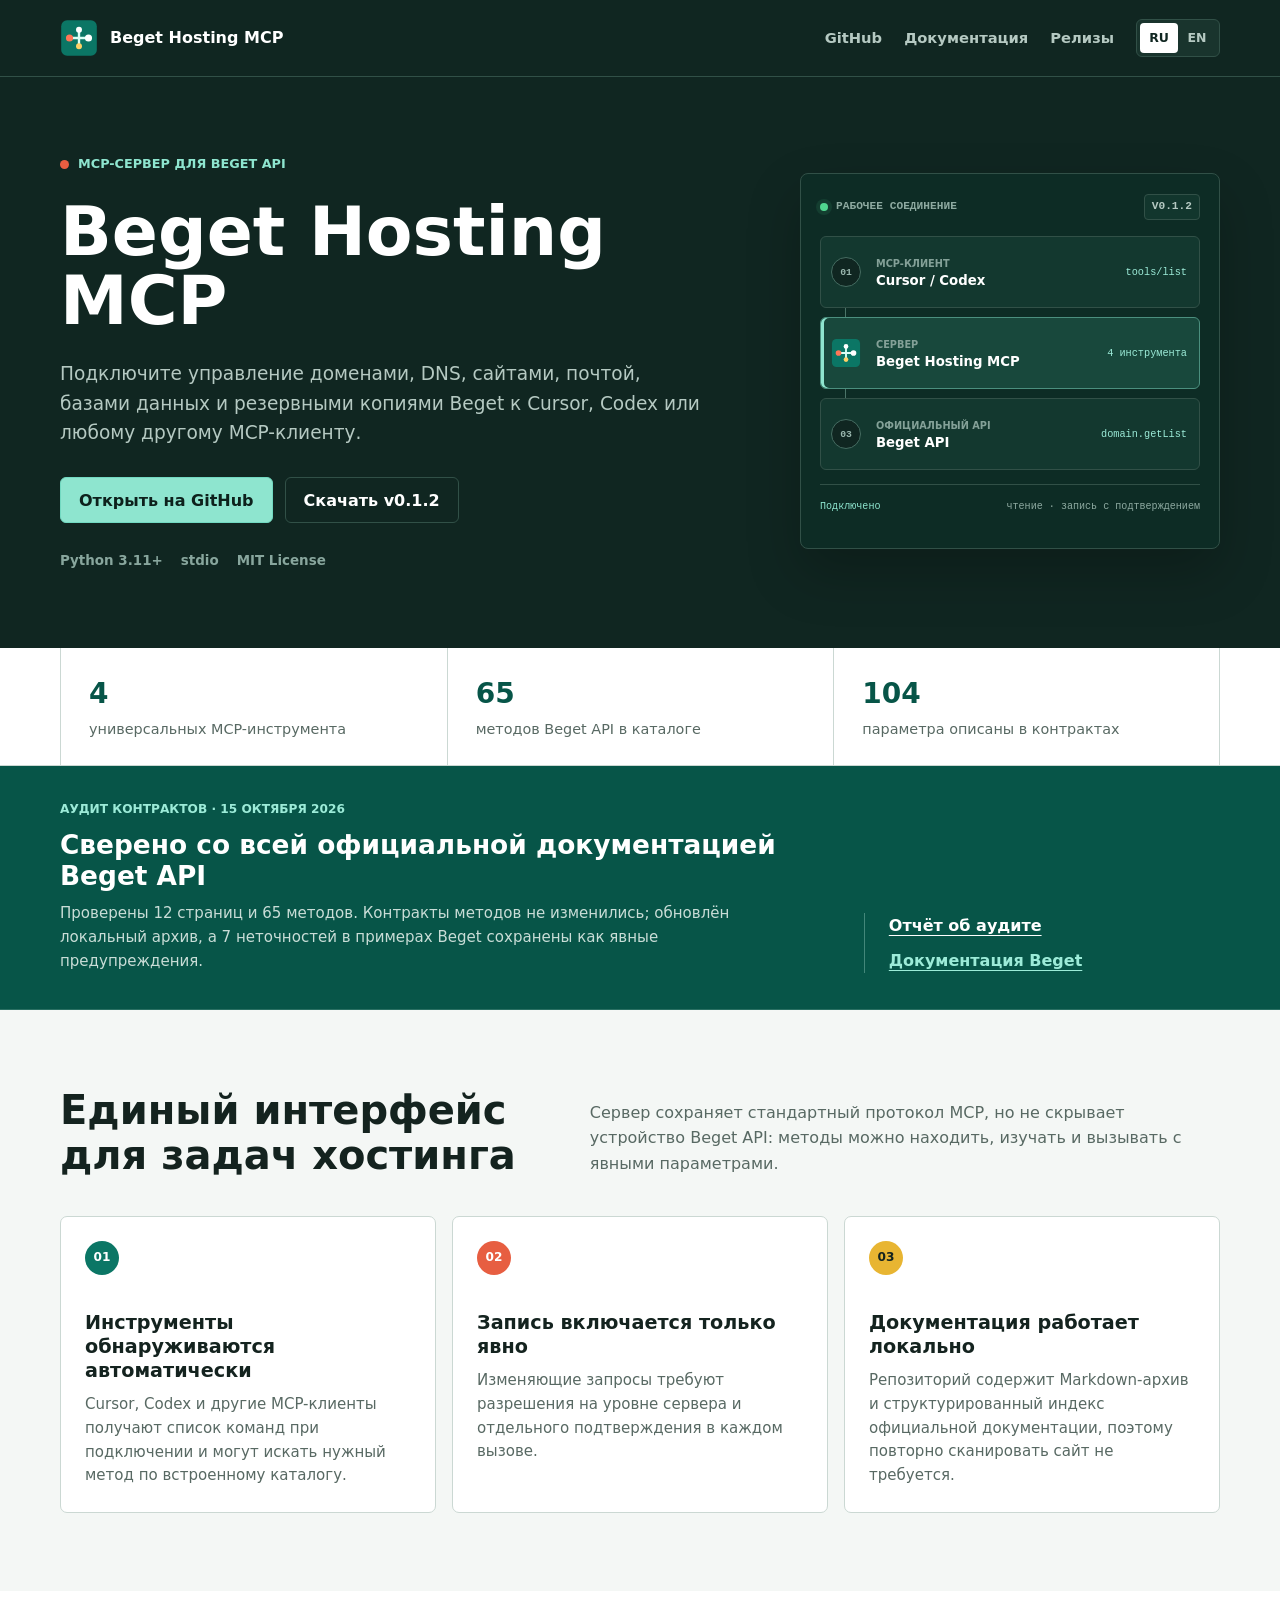
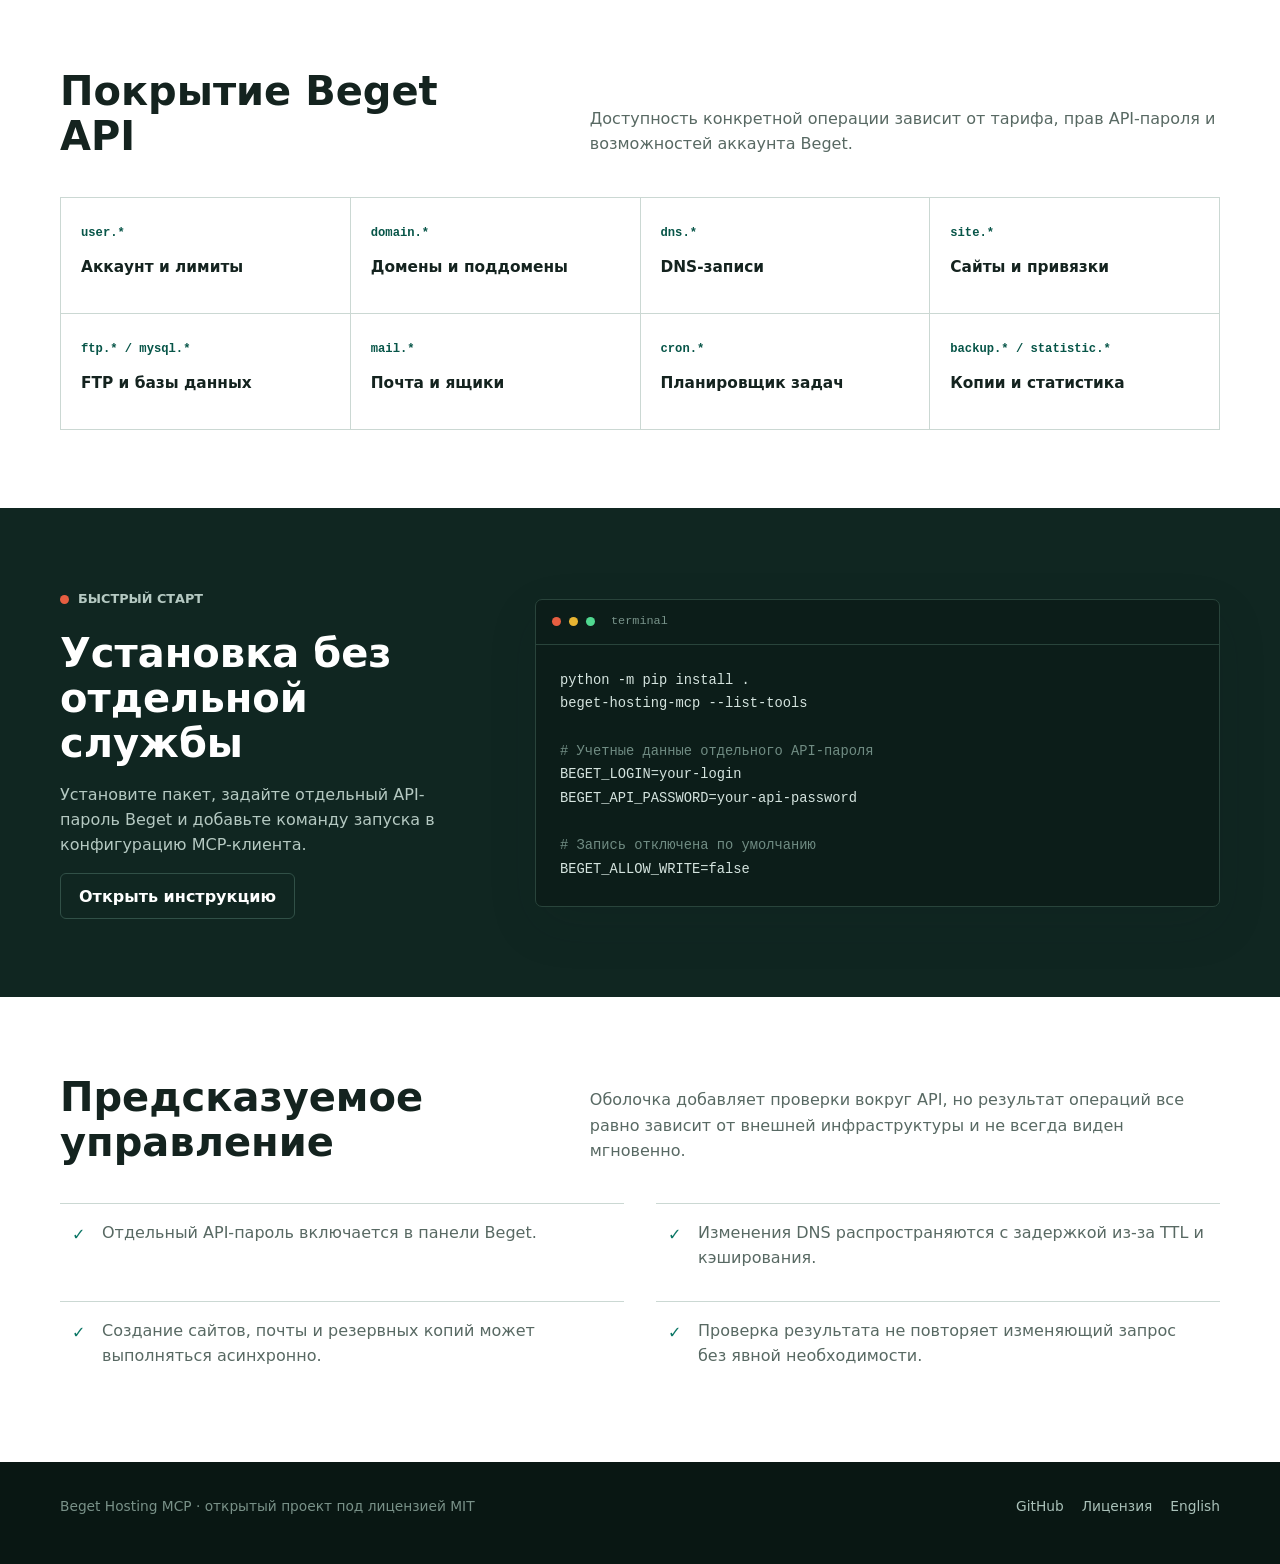
<file: docs/index.html>
<!doctype html>
<html lang="ru">
  <head>
    <meta charset="utf-8">
    <meta name="viewport" content="width=device-width, initial-scale=1">
    <title>Beget Hosting MCP — управление API, DNS и доменами Beget</title>
    <meta name="description" content="Открытый MCP-сервер для Beget API: домены, DNS, сайты, почта, MySQL, FTP, cron, резервные копии и данные аккаунта из Cursor, Codex и других MCP-клиентов.">
    <meta name="keywords" content="Beget MCP, Beget API, MCP сервер, Model Context Protocol, управление DNS, управление доменами, автоматизация хостинга, Cursor MCP, Codex MCP">
    <meta name="robots" content="index, follow, max-image-preview:large">
    <meta name="theme-color" content="#102621">
    <link rel="canonical" href="https://belyaevad.github.io/beget-hosting-mcp/">
    <link rel="alternate" hreflang="ru" href="https://belyaevad.github.io/beget-hosting-mcp/">
    <link rel="alternate" hreflang="en" href="https://belyaevad.github.io/beget-hosting-mcp/en/">
    <link rel="alternate" hreflang="x-default" href="https://belyaevad.github.io/beget-hosting-mcp/">
    <link rel="sitemap" type="application/xml" href="https://belyaevad.github.io/beget-hosting-mcp/sitemap.xml">
    <link rel="icon" type="image/svg+xml" href="assets/brand-mark.svg">
    <link rel="stylesheet" href="assets/site.css?v=20261015-hero">

    <meta property="og:type" content="website">
    <meta property="og:locale" content="ru_RU">
    <meta property="og:locale:alternate" content="en_US">
    <meta property="og:title" content="Beget Hosting MCP">
    <meta property="og:description" content="Управление доменами, DNS и другими возможностями Beget API через стандартный протокол MCP.">
    <meta property="og:url" content="https://belyaevad.github.io/beget-hosting-mcp/">
    <meta property="og:site_name" content="Beget Hosting MCP">
    <meta property="og:image" content="https://belyaevad.github.io/beget-hosting-mcp/assets/og-card.png">
    <meta property="og:image:width" content="1200">
    <meta property="og:image:height" content="630">
    <meta property="og:image:alt" content="Beget Hosting MCP — сервер для автоматизации Beget API">
    <meta name="twitter:card" content="summary_large_image">
    <meta name="twitter:title" content="Beget Hosting MCP">
    <meta name="twitter:description" content="Открытый MCP-сервер для управления Beget API.">
    <meta name="twitter:image" content="https://belyaevad.github.io/beget-hosting-mcp/assets/og-card.png">

    <script type="application/ld+json">
      {
        "@context": "https://schema.org",
        "@type": "SoftwareSourceCode",
        "name": "Beget Hosting MCP",
        "description": "Открытый MCP-сервер для управления официальным API хостинга Beget.",
        "codeRepository": "https://github.com/BelyaevAD/beget-hosting-mcp",
        "url": "https://belyaevad.github.io/beget-hosting-mcp/",
        "license": "https://github.com/BelyaevAD/beget-hosting-mcp/blob/main/LICENSE",
        "programmingLanguage": "Python",
        "runtimePlatform": "Python 3.11+",
        "applicationCategory": "DeveloperApplication",
        "softwareVersion": "0.1.2",
        "dateModified": "2026-10-15",
        "inLanguage": "ru",
        "keywords": "MCP, Model Context Protocol, Beget API, автоматизация хостинга, DNS, домены",
        "isAccessibleForFree": true
      }
    </script>
  </head>
  <body>
    <header class="site-header">
      <nav class="nav shell" aria-label="Основная навигация">
        <a class="brand" href="./">
          <img src="assets/brand-mark.svg" alt="" width="38" height="38">
          <span>Beget Hosting MCP</span>
        </a>
        <div class="nav-right">
          <div class="nav-links">
            <a href="https://github.com/BelyaevAD/beget-hosting-mcp">GitHub</a>
            <a href="https://github.com/BelyaevAD/beget-hosting-mcp/blob/main/docs/operator-guide.md">Документация</a>
            <a href="https://github.com/BelyaevAD/beget-hosting-mcp/releases">Релизы</a>
          </div>
          <div class="language-switch" aria-label="Выбор языка">
            <a href="./" lang="ru" aria-current="page">RU</a>
            <a href="en/" lang="en">EN</a>
          </div>
        </div>
      </nav>
    </header>

    <main>
      <section class="hero-band">
        <div class="hero-inner shell">
          <div class="hero-copy">
            <p class="eyebrow">MCP-сервер для Beget API</p>
            <h1>Beget Hosting MCP</h1>
            <p class="hero-lead">Подключите управление доменами, DNS, сайтами, почтой, базами данных и резервными копиями Beget к Cursor, Codex или любому другому MCP-клиенту.</p>
            <div class="hero-actions">
              <a class="button" href="https://github.com/BelyaevAD/beget-hosting-mcp">Открыть на GitHub</a>
              <a class="button secondary" href="https://github.com/BelyaevAD/beget-hosting-mcp/releases/tag/v0.1.2">Скачать v0.1.2</a>
            </div>
            <div class="hero-meta" aria-label="Технические характеристики">
              <span>Python 3.11+</span>
              <span>stdio</span>
              <span>MIT License</span>
            </div>
          </div>

          <div class="flow-scene" aria-label="Схема подключения MCP-клиента к Beget API">
            <div class="flow-header">
              <span class="flow-live">Рабочее соединение</span>
              <span class="flow-version">v0.1.2</span>
            </div>
            <div class="flow-stack">
              <div class="flow-node client">
                <span class="flow-index" aria-hidden="true">01</span>
                <span class="flow-node-copy"><small>MCP-клиент</small><strong>Cursor / Codex</strong></span>
                <code>tools/list</code>
              </div>
              <div class="flow-node server">
                <img class="flow-node-icon" src="assets/brand-mark.svg" alt="" width="32" height="32">
                <span class="flow-node-copy"><small>Сервер</small><strong>Beget Hosting MCP</strong></span>
                <code>4 инструмента</code>
              </div>
              <div class="flow-node api">
                <span class="flow-index" aria-hidden="true">03</span>
                <span class="flow-node-copy"><small>Официальный API</small><strong>Beget API</strong></span>
                <code>domain.getList</code>
              </div>
            </div>
            <div class="flow-status"><span>Подключено</span><span>чтение · запись с подтверждением</span></div>
          </div>
        </div>
      </section>

      <div class="stats-band">
        <div class="stats shell">
          <div class="stat"><strong>4</strong><span>универсальных MCP-инструмента</span></div>
          <div class="stat"><strong>65</strong><span>методов Beget API в каталоге</span></div>
          <div class="stat"><strong>104</strong><span>параметра описаны в контрактах</span></div>
        </div>
      </div>

      <section class="audit-band" aria-labelledby="audit-title">
        <div class="audit-inner shell">
          <div class="audit-copy">
            <p class="audit-kicker">Аудит контрактов · 15 октября 2026</p>
            <h2 id="audit-title">Сверено со всей официальной документацией Beget API</h2>
            <p>Проверены 12 страниц и 65 методов. Контракты методов не изменились; обновлён локальный архив, а 7 неточностей в примерах Beget сохранены как явные предупреждения.</p>
          </div>
          <div class="audit-actions">
            <a class="text-link" href="https://github.com/BelyaevAD/beget-hosting-mcp/blob/main/docs/contract-audit-2026-10-15.md">Отчёт об аудите</a>
            <a class="text-link muted" href="https://beget.com/ru/kb/api/beget-api">Документация Beget</a>
          </div>
        </div>
      </section>

      <section class="section">
        <div class="shell">
          <div class="section-heading">
            <h2>Единый интерфейс для задач хостинга</h2>
            <p>Сервер сохраняет стандартный протокол MCP, но не скрывает устройство Beget API: методы можно находить, изучать и вызывать с явными параметрами.</p>
          </div>
          <div class="feature-grid">
            <article class="feature">
              <span class="feature-number">01</span>
              <h3>Инструменты обнаруживаются автоматически</h3>
              <p>Cursor, Codex и другие MCP-клиенты получают список команд при подключении и могут искать нужный метод по встроенному каталогу.</p>
            </article>
            <article class="feature">
              <span class="feature-number">02</span>
              <h3>Запись включается только явно</h3>
              <p>Изменяющие запросы требуют разрешения на уровне сервера и отдельного подтверждения в каждом вызове.</p>
            </article>
            <article class="feature">
              <span class="feature-number">03</span>
              <h3>Документация работает локально</h3>
              <p>Репозиторий содержит Markdown-архив и структурированный индекс официальной документации, поэтому повторно сканировать сайт не требуется.</p>
            </article>
          </div>
        </div>
      </section>

      <section class="section white">
        <div class="shell">
          <div class="section-heading">
            <h2>Покрытие Beget API</h2>
            <p>Доступность конкретной операции зависит от тарифа, прав API-пароля и возможностей аккаунта Beget.</p>
          </div>
          <div class="coverage" aria-label="Поддерживаемые разделы Beget API">
            <div class="coverage-item"><code>user.*</code><strong>Аккаунт и лимиты</strong></div>
            <div class="coverage-item"><code>domain.*</code><strong>Домены и поддомены</strong></div>
            <div class="coverage-item"><code>dns.*</code><strong>DNS-записи</strong></div>
            <div class="coverage-item"><code>site.*</code><strong>Сайты и привязки</strong></div>
            <div class="coverage-item"><code>ftp.* / mysql.*</code><strong>FTP и базы данных</strong></div>
            <div class="coverage-item"><code>mail.*</code><strong>Почта и ящики</strong></div>
            <div class="coverage-item"><code>cron.*</code><strong>Планировщик задач</strong></div>
            <div class="coverage-item"><code>backup.* / statistic.*</code><strong>Копии и статистика</strong></div>
          </div>
        </div>
      </section>

      <section class="section dark">
        <div class="quick-start shell">
          <div class="quick-copy">
            <p class="eyebrow">Быстрый старт</p>
            <h2>Установка без отдельной службы</h2>
            <p>Установите пакет, задайте отдельный API-пароль Beget и добавьте команду запуска в конфигурацию MCP-клиента.</p>
            <a class="button secondary" href="https://github.com/BelyaevAD/beget-hosting-mcp#установка">Открыть инструкцию</a>
          </div>
          <div class="code-window" aria-label="Команды установки">
            <div class="code-toolbar">
              <span class="window-dot"></span>
              <span class="window-dot yellow"></span>
              <span class="window-dot green"></span>
              <span>terminal</span>
            </div>
            <pre><code>python -m pip install .
beget-hosting-mcp --list-tools

<span class="code-comment"># Учетные данные отдельного API-пароля</span>
BEGET_LOGIN=your-login
BEGET_API_PASSWORD=your-api-password

<span class="code-comment"># Запись отключена по умолчанию</span>
BEGET_ALLOW_WRITE=false</code></pre>
          </div>
        </div>
      </section>

      <section class="section white">
        <div class="shell">
          <div class="section-heading">
            <h2>Предсказуемое управление</h2>
            <p>Оболочка добавляет проверки вокруг API, но результат операций все равно зависит от внешней инфраструктуры и не всегда виден мгновенно.</p>
          </div>
          <ul class="safety-list">
            <li>Отдельный API-пароль включается в панели Beget.</li>
            <li>Изменения DNS распространяются с задержкой из-за TTL и кэширования.</li>
            <li>Создание сайтов, почты и резервных копий может выполняться асинхронно.</li>
            <li>Проверка результата не повторяет изменяющий запрос без явной необходимости.</li>
          </ul>
        </div>
      </section>
    </main>

    <footer class="site-footer">
      <div class="footer-inner shell">
        <p>Beget Hosting MCP · открытый проект под лицензией MIT</p>
        <div class="footer-links">
          <a href="https://github.com/BelyaevAD/beget-hosting-mcp">GitHub</a>
          <a href="https://github.com/BelyaevAD/beget-hosting-mcp/blob/main/LICENSE">Лицензия</a>
          <a href="en/" lang="en">English</a>
        </div>
      </div>
    </footer>
  </body>
</html>
</file>
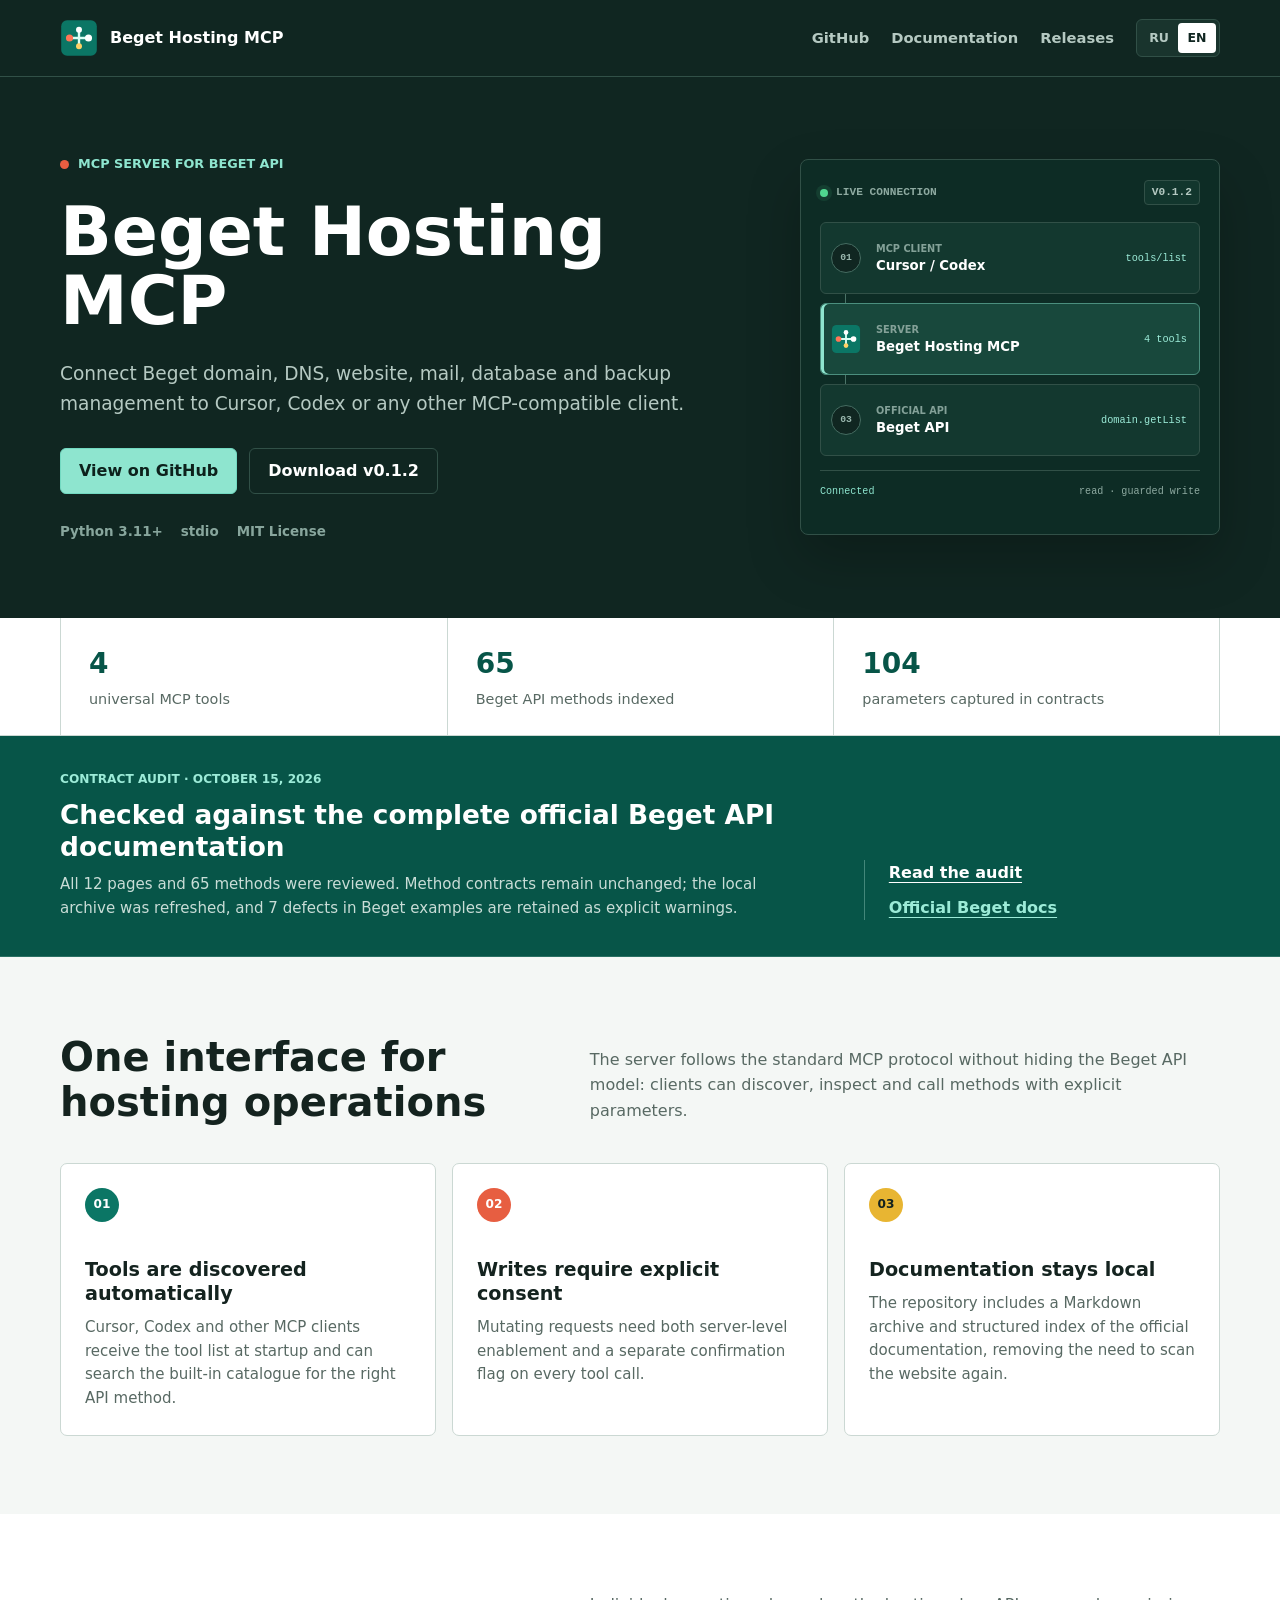
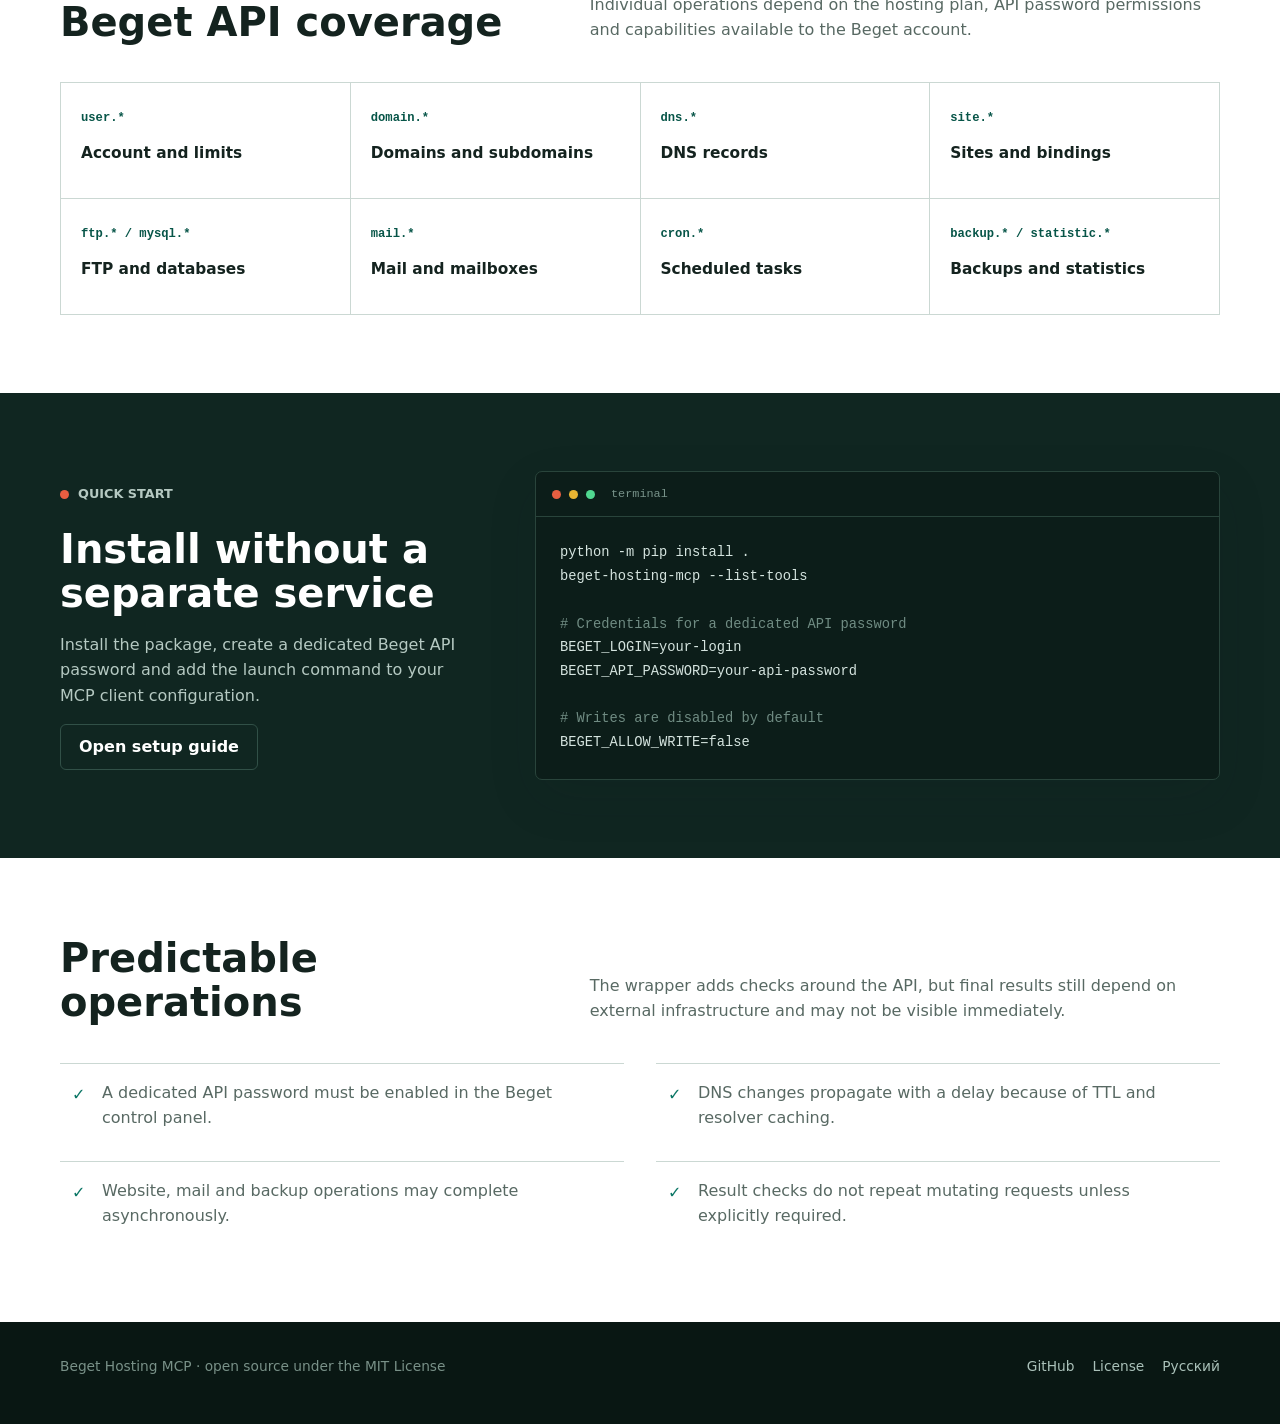
<file: docs/en/index.html>
<!doctype html>
<html lang="en">
  <head>
    <meta charset="utf-8">
    <meta name="viewport" content="width=device-width, initial-scale=1">
    <title>Beget Hosting MCP — Beget API, DNS and Domain Management</title>
    <meta name="description" content="Open-source MCP server for the Beget hosting API. Manage domains, DNS, sites, mail, MySQL, FTP, cron, backups and account data from Cursor, Codex and other MCP clients.">
    <meta name="keywords" content="Beget MCP, Beget API, Beget hosting API, MCP server, Model Context Protocol, DNS automation, domain management, Cursor MCP, Codex MCP">
    <meta name="robots" content="index, follow, max-image-preview:large">
    <meta name="theme-color" content="#102621">
    <link rel="canonical" href="https://belyaevad.github.io/beget-hosting-mcp/en/">
    <link rel="alternate" hreflang="ru" href="https://belyaevad.github.io/beget-hosting-mcp/">
    <link rel="alternate" hreflang="en" href="https://belyaevad.github.io/beget-hosting-mcp/en/">
    <link rel="alternate" hreflang="x-default" href="https://belyaevad.github.io/beget-hosting-mcp/">
    <link rel="sitemap" type="application/xml" href="https://belyaevad.github.io/beget-hosting-mcp/sitemap.xml">
    <link rel="icon" type="image/svg+xml" href="../assets/brand-mark.svg">
    <link rel="stylesheet" href="../assets/site.css?v=20261015-hero">

    <meta property="og:type" content="website">
    <meta property="og:locale" content="en_US">
    <meta property="og:locale:alternate" content="ru_RU">
    <meta property="og:title" content="Beget Hosting MCP">
    <meta property="og:description" content="Manage domains, DNS and other Beget API capabilities through the standard MCP protocol.">
    <meta property="og:url" content="https://belyaevad.github.io/beget-hosting-mcp/en/">
    <meta property="og:site_name" content="Beget Hosting MCP">
    <meta property="og:image" content="https://belyaevad.github.io/beget-hosting-mcp/assets/og-card.png">
    <meta property="og:image:width" content="1200">
    <meta property="og:image:height" content="630">
    <meta property="og:image:alt" content="Beget Hosting MCP — Beget API automation server">
    <meta name="twitter:card" content="summary_large_image">
    <meta name="twitter:title" content="Beget Hosting MCP">
    <meta name="twitter:description" content="Open-source MCP server for Beget hosting API management.">
    <meta name="twitter:image" content="https://belyaevad.github.io/beget-hosting-mcp/assets/og-card.png">

    <script type="application/ld+json">
      {
        "@context": "https://schema.org",
        "@type": "SoftwareSourceCode",
        "name": "Beget Hosting MCP",
        "description": "Open-source MCP server for the official Beget hosting API.",
        "codeRepository": "https://github.com/BelyaevAD/beget-hosting-mcp",
        "url": "https://belyaevad.github.io/beget-hosting-mcp/en/",
        "license": "https://github.com/BelyaevAD/beget-hosting-mcp/blob/main/LICENSE",
        "programmingLanguage": "Python",
        "runtimePlatform": "Python 3.11+",
        "applicationCategory": "DeveloperApplication",
        "softwareVersion": "0.1.2",
        "dateModified": "2026-10-15",
        "inLanguage": "en",
        "keywords": "MCP, Model Context Protocol, Beget API, hosting automation, DNS, domains",
        "isAccessibleForFree": true
      }
    </script>
  </head>
  <body>
    <header class="site-header">
      <nav class="nav shell" aria-label="Main navigation">
        <a class="brand" href="../">
          <img src="../assets/brand-mark.svg" alt="" width="38" height="38">
          <span>Beget Hosting MCP</span>
        </a>
        <div class="nav-right">
          <div class="nav-links">
            <a href="https://github.com/BelyaevAD/beget-hosting-mcp">GitHub</a>
            <a href="https://github.com/BelyaevAD/beget-hosting-mcp/blob/main/docs/operator-guide.md">Documentation</a>
            <a href="https://github.com/BelyaevAD/beget-hosting-mcp/releases">Releases</a>
          </div>
          <div class="language-switch" aria-label="Choose language">
            <a href="../" lang="ru">RU</a>
            <a href="./" lang="en" aria-current="page">EN</a>
          </div>
        </div>
      </nav>
    </header>

    <main>
      <section class="hero-band">
        <div class="hero-inner shell">
          <div class="hero-copy">
            <p class="eyebrow">MCP server for Beget API</p>
            <h1>Beget Hosting MCP</h1>
            <p class="hero-lead">Connect Beget domain, DNS, website, mail, database and backup management to Cursor, Codex or any other MCP-compatible client.</p>
            <div class="hero-actions">
              <a class="button" href="https://github.com/BelyaevAD/beget-hosting-mcp">View on GitHub</a>
              <a class="button secondary" href="https://github.com/BelyaevAD/beget-hosting-mcp/releases/tag/v0.1.2">Download v0.1.2</a>
            </div>
            <div class="hero-meta" aria-label="Technical details">
              <span>Python 3.11+</span>
              <span>stdio</span>
              <span>MIT License</span>
            </div>
          </div>

          <div class="flow-scene" aria-label="MCP client to Beget API connection flow">
            <div class="flow-header">
              <span class="flow-live">Live connection</span>
              <span class="flow-version">v0.1.2</span>
            </div>
            <div class="flow-stack">
              <div class="flow-node client">
                <span class="flow-index" aria-hidden="true">01</span>
                <span class="flow-node-copy"><small>MCP client</small><strong>Cursor / Codex</strong></span>
                <code>tools/list</code>
              </div>
              <div class="flow-node server">
                <img class="flow-node-icon" src="../assets/brand-mark.svg" alt="" width="32" height="32">
                <span class="flow-node-copy"><small>Server</small><strong>Beget Hosting MCP</strong></span>
                <code>4 tools</code>
              </div>
              <div class="flow-node api">
                <span class="flow-index" aria-hidden="true">03</span>
                <span class="flow-node-copy"><small>Official API</small><strong>Beget API</strong></span>
                <code>domain.getList</code>
              </div>
            </div>
            <div class="flow-status"><span>Connected</span><span>read · guarded write</span></div>
          </div>
        </div>
      </section>

      <div class="stats-band">
        <div class="stats shell">
          <div class="stat"><strong>4</strong><span>universal MCP tools</span></div>
          <div class="stat"><strong>65</strong><span>Beget API methods indexed</span></div>
          <div class="stat"><strong>104</strong><span>parameters captured in contracts</span></div>
        </div>
      </div>

      <section class="audit-band" aria-labelledby="audit-title">
        <div class="audit-inner shell">
          <div class="audit-copy">
            <p class="audit-kicker">Contract audit · October 15, 2026</p>
            <h2 id="audit-title">Checked against the complete official Beget API documentation</h2>
            <p>All 12 pages and 65 methods were reviewed. Method contracts remain unchanged; the local archive was refreshed, and 7 defects in Beget examples are retained as explicit warnings.</p>
          </div>
          <div class="audit-actions">
            <a class="text-link" href="https://github.com/BelyaevAD/beget-hosting-mcp/blob/main/docs/contract-audit-2026-10-15.md">Read the audit</a>
            <a class="text-link muted" href="https://beget.com/ru/kb/api/beget-api">Official Beget docs</a>
          </div>
        </div>
      </section>

      <section class="section">
        <div class="shell">
          <div class="section-heading">
            <h2>One interface for hosting operations</h2>
            <p>The server follows the standard MCP protocol without hiding the Beget API model: clients can discover, inspect and call methods with explicit parameters.</p>
          </div>
          <div class="feature-grid">
            <article class="feature">
              <span class="feature-number">01</span>
              <h3>Tools are discovered automatically</h3>
              <p>Cursor, Codex and other MCP clients receive the tool list at startup and can search the built-in catalogue for the right API method.</p>
            </article>
            <article class="feature">
              <span class="feature-number">02</span>
              <h3>Writes require explicit consent</h3>
              <p>Mutating requests need both server-level enablement and a separate confirmation flag on every tool call.</p>
            </article>
            <article class="feature">
              <span class="feature-number">03</span>
              <h3>Documentation stays local</h3>
              <p>The repository includes a Markdown archive and structured index of the official documentation, removing the need to scan the website again.</p>
            </article>
          </div>
        </div>
      </section>

      <section class="section white">
        <div class="shell">
          <div class="section-heading">
            <h2>Beget API coverage</h2>
            <p>Individual operations depend on the hosting plan, API password permissions and capabilities available to the Beget account.</p>
          </div>
          <div class="coverage" aria-label="Supported Beget API areas">
            <div class="coverage-item"><code>user.*</code><strong>Account and limits</strong></div>
            <div class="coverage-item"><code>domain.*</code><strong>Domains and subdomains</strong></div>
            <div class="coverage-item"><code>dns.*</code><strong>DNS records</strong></div>
            <div class="coverage-item"><code>site.*</code><strong>Sites and bindings</strong></div>
            <div class="coverage-item"><code>ftp.* / mysql.*</code><strong>FTP and databases</strong></div>
            <div class="coverage-item"><code>mail.*</code><strong>Mail and mailboxes</strong></div>
            <div class="coverage-item"><code>cron.*</code><strong>Scheduled tasks</strong></div>
            <div class="coverage-item"><code>backup.* / statistic.*</code><strong>Backups and statistics</strong></div>
          </div>
        </div>
      </section>

      <section class="section dark">
        <div class="quick-start shell">
          <div class="quick-copy">
            <p class="eyebrow">Quick start</p>
            <h2>Install without a separate service</h2>
            <p>Install the package, create a dedicated Beget API password and add the launch command to your MCP client configuration.</p>
            <a class="button secondary" href="https://github.com/BelyaevAD/beget-hosting-mcp#installation">Open setup guide</a>
          </div>
          <div class="code-window" aria-label="Installation commands">
            <div class="code-toolbar">
              <span class="window-dot"></span>
              <span class="window-dot yellow"></span>
              <span class="window-dot green"></span>
              <span>terminal</span>
            </div>
            <pre><code>python -m pip install .
beget-hosting-mcp --list-tools

<span class="code-comment"># Credentials for a dedicated API password</span>
BEGET_LOGIN=your-login
BEGET_API_PASSWORD=your-api-password

<span class="code-comment"># Writes are disabled by default</span>
BEGET_ALLOW_WRITE=false</code></pre>
          </div>
        </div>
      </section>

      <section class="section white">
        <div class="shell">
          <div class="section-heading">
            <h2>Predictable operations</h2>
            <p>The wrapper adds checks around the API, but final results still depend on external infrastructure and may not be visible immediately.</p>
          </div>
          <ul class="safety-list">
            <li>A dedicated API password must be enabled in the Beget control panel.</li>
            <li>DNS changes propagate with a delay because of TTL and resolver caching.</li>
            <li>Website, mail and backup operations may complete asynchronously.</li>
            <li>Result checks do not repeat mutating requests unless explicitly required.</li>
          </ul>
        </div>
      </section>
    </main>

    <footer class="site-footer">
      <div class="footer-inner shell">
        <p>Beget Hosting MCP · open source under the MIT License</p>
        <div class="footer-links">
          <a href="https://github.com/BelyaevAD/beget-hosting-mcp">GitHub</a>
          <a href="https://github.com/BelyaevAD/beget-hosting-mcp/blob/main/LICENSE">License</a>
          <a href="../" lang="ru">Русский</a>
        </div>
      </div>
    </footer>
  </body>
</html>
</file>
<file: docs/assets/site.css>
:root {
  color-scheme: light;
  --paper: #f4f7f5;
  --surface: #ffffff;
  --surface-soft: #eaf1ee;
  --ink: #14231f;
  --muted: #586963;
  --line: #cbd8d3;
  --brand: #0b7665;
  --brand-dark: #075548;
  --hero: #102621;
  --hero-line: #315047;
  --hero-muted: #b5c9c2;
  --coral: #e75e41;
  --yellow: #e8b532;
  --code: #0c1d19;
  --code-line: #29443b;
  --shadow: 0 18px 50px rgba(20, 35, 31, 0.12);
}

* {
  box-sizing: border-box;
}

html {
  scroll-behavior: smooth;
}

body {
  margin: 0;
  color: var(--ink);
  background: var(--paper);
  font-family: Inter, ui-sans-serif, system-ui, -apple-system, BlinkMacSystemFont, "Segoe UI", sans-serif;
  font-size: 16px;
  line-height: 1.58;
}

a {
  color: inherit;
}

img {
  display: block;
  max-width: 100%;
}

.shell {
  width: min(1160px, calc(100% - 48px));
  margin: 0 auto;
}

.site-header {
  position: relative;
  z-index: 10;
  color: #ffffff;
  background: var(--hero);
  border-bottom: 1px solid var(--hero-line);
}

.nav {
  display: flex;
  min-height: 76px;
  align-items: center;
  justify-content: space-between;
  gap: 28px;
}

.brand {
  display: inline-flex;
  align-items: center;
  gap: 12px;
  color: #ffffff;
  font-weight: 760;
  text-decoration: none;
}

.brand img {
  width: 38px;
  height: 38px;
}

.nav-right,
.nav-links,
.language-switch {
  display: flex;
  align-items: center;
}

.nav-right {
  gap: 22px;
}

.nav-links {
  gap: 22px;
}

.nav-links a {
  color: var(--hero-muted);
  font-size: 0.92rem;
  font-weight: 650;
  text-decoration: none;
}

.nav-links a:hover,
.nav-links a:focus-visible {
  color: #ffffff;
}

.language-switch {
  padding: 3px;
  border: 1px solid var(--hero-line);
  border-radius: 6px;
  background: #19342d;
}

.language-switch a {
  min-width: 38px;
  padding: 5px 9px;
  border-radius: 4px;
  color: var(--hero-muted);
  font-size: 0.78rem;
  font-weight: 760;
  text-align: center;
  text-decoration: none;
}

.language-switch a[aria-current="page"] {
  color: var(--hero);
  background: #ffffff;
}

.hero-band {
  position: relative;
  min-height: 500px;
  overflow: hidden;
  color: #ffffff;
  background: var(--hero);
}

.hero-inner {
  display: grid;
  grid-template-columns: minmax(0, 1fr) 420px;
  gap: 48px;
  align-items: center;
  min-height: 500px;
  padding: 74px 0 76px;
}

.hero-copy {
  position: relative;
  z-index: 2;
  max-width: 690px;
}

.eyebrow {
  display: inline-flex;
  align-items: center;
  gap: 9px;
  margin: 0 0 22px;
  color: #8ee5cf;
  font-size: 0.8rem;
  font-weight: 780;
  text-transform: uppercase;
}

.eyebrow::before {
  width: 9px;
  height: 9px;
  border-radius: 50%;
  background: var(--coral);
  content: "";
}

h1,
h2,
h3,
p {
  margin-top: 0;
}

h1 {
  max-width: 690px;
  margin-bottom: 24px;
  font-size: 4.25rem;
  line-height: 1.02;
  letter-spacing: 0;
}

.hero-lead {
  max-width: 650px;
  margin-bottom: 0;
  color: var(--hero-muted);
  font-size: 1.16rem;
}

.hero-actions {
  display: flex;
  flex-wrap: wrap;
  gap: 12px;
  margin-top: 30px;
}

.button {
  display: inline-flex;
  min-height: 46px;
  align-items: center;
  justify-content: center;
  padding: 0 18px;
  border: 1px solid #72d9c1;
  border-radius: 6px;
  color: #0d211c;
  background: #8ee5cf;
  font-weight: 760;
  text-decoration: none;
}

.button:hover,
.button:focus-visible {
  background: #b0f3e2;
}

.button.secondary {
  color: #ffffff;
  background: transparent;
  border-color: var(--hero-line);
}

.button.secondary:hover,
.button.secondary:focus-visible {
  border-color: #8ee5cf;
}

.hero-meta {
  display: flex;
  flex-wrap: wrap;
  gap: 18px;
  margin-top: 27px;
  color: #88a69d;
  font-size: 0.84rem;
  font-weight: 650;
}

.flow-scene {
  width: 420px;
  min-height: 376px;
  padding: 19px;
  border: 1px solid #315047;
  border-radius: 8px;
  color: #ffffff;
  background: #0d2c25;
  box-shadow: 0 24px 54px rgba(0, 0, 0, 0.22);
}

.flow-header,
.flow-status {
  display: flex;
  align-items: center;
  justify-content: space-between;
  gap: 16px;
}

.flow-header {
  min-height: 28px;
  margin-bottom: 15px;
  color: #8eaaa1;
  font-family: "Cascadia Mono", "SFMono-Regular", Consolas, monospace;
  font-size: 0.7rem;
  font-weight: 700;
  text-transform: uppercase;
}

.flow-live {
  display: inline-flex;
  align-items: center;
  gap: 8px;
}

.flow-live::before {
  width: 8px;
  height: 8px;
  border-radius: 50%;
  background: #50d890;
  box-shadow: 0 0 0 4px rgba(80, 216, 144, 0.1);
  content: "";
}

.flow-version {
  padding: 3px 7px;
  border: 1px solid #315047;
  border-radius: 4px;
  color: #b5c9c2;
  background: #12362d;
}

.flow-stack {
  position: relative;
  display: grid;
  gap: 9px;
}

.flow-stack::before {
  position: absolute;
  z-index: 0;
  top: 34px;
  bottom: 34px;
  left: 25px;
  width: 1px;
  background: #4b7468;
  content: "";
}

.flow-node {
  position: relative;
  z-index: 1;
  display: grid;
  grid-template-columns: 38px minmax(0, 1fr) auto;
  gap: 10px;
  min-height: 72px;
  align-items: center;
  padding: 10px 12px 10px 7px;
  border: 1px solid var(--hero-line);
  border-radius: 6px;
  background: #13382f;
}

.flow-index,
.flow-node-icon {
  position: relative;
  z-index: 2;
  width: 30px;
  height: 30px;
  margin-left: 3px;
}

.flow-index {
  display: inline-flex;
  align-items: center;
  justify-content: center;
  border: 1px solid #456c61;
  border-radius: 50%;
  color: #9bb8af;
  background: var(--hero);
  font-family: "Cascadia Mono", "SFMono-Regular", Consolas, monospace;
  font-size: 0.61rem;
  font-weight: 750;
}

.flow-node-icon {
  border-radius: 6px;
}

.flow-node-copy,
.flow-node-copy strong,
.flow-node-copy small {
  display: block;
}

.flow-node-copy small {
  margin-bottom: 1px;
  color: #84a198;
  font-size: 0.61rem;
  font-weight: 720;
  text-transform: uppercase;
}

.flow-node-copy strong {
  font-size: 0.83rem;
  line-height: 1.2;
}

.flow-node code {
  color: #9cebd8;
  font-family: "Cascadia Mono", "SFMono-Regular", Consolas, monospace;
  font-size: 0.64rem;
  text-align: right;
}

.flow-node.server {
  border-color: #4b8f7e;
  background: #18483c;
  box-shadow: inset 3px 0 0 #8ee5cf;
}

.flow-status {
  min-height: 31px;
  margin-top: 14px;
  padding-top: 13px;
  border-top: 1px solid #315047;
  color: #8ee5cf;
  font-family: "Cascadia Mono", "SFMono-Regular", Consolas, monospace;
  font-size: 0.63rem;
}

.flow-status span:last-child {
  color: #8eaaa1;
  text-align: right;
}

.stats-band {
  background: var(--surface);
  border-bottom: 1px solid var(--line);
}

.stats {
  display: grid;
  grid-template-columns: repeat(3, minmax(0, 1fr));
}

.stat {
  padding: 24px 28px;
  border-left: 1px solid var(--line);
}

.stat:last-child {
  border-right: 1px solid var(--line);
}

.stat strong,
.stat span {
  display: block;
}

.stat strong {
  margin-bottom: 2px;
  color: var(--brand-dark);
  font-size: 1.75rem;
}

.stat span {
  color: var(--muted);
  font-size: 0.9rem;
}

.audit-band {
  color: #ffffff;
  background: var(--brand-dark);
  border-bottom: 1px solid #2a7063;
}

.audit-inner {
  display: grid;
  grid-template-columns: minmax(0, 1.35fr) minmax(220px, 0.65fr);
  gap: 64px;
  align-items: end;
  padding-top: 34px;
  padding-bottom: 36px;
}

.audit-kicker {
  margin-bottom: 10px;
  color: #9cebd8;
  font-size: 0.76rem;
  font-weight: 780;
  text-transform: uppercase;
}

.audit-copy h2 {
  max-width: 760px;
  margin-bottom: 10px;
  font-size: 1.65rem;
  line-height: 1.2;
  letter-spacing: 0;
}

.audit-copy p:last-child {
  max-width: 820px;
  margin-bottom: 0;
  color: #c9ddd7;
  font-size: 0.94rem;
}

.audit-actions {
  display: flex;
  flex-direction: column;
  align-items: flex-start;
  gap: 10px;
  padding-left: 24px;
  border-left: 1px solid #43877a;
}

.text-link {
  color: #ffffff;
  font-weight: 750;
  text-underline-offset: 4px;
}

.text-link.muted {
  color: #9cebd8;
  font-weight: 650;
}

.section {
  padding: 78px 0;
}

.section.white {
  background: var(--surface);
}

.section.dark {
  color: #ffffff;
  background: var(--hero);
}

.section-heading {
  display: grid;
  grid-template-columns: minmax(0, 0.85fr) minmax(300px, 1.15fr);
  gap: 64px;
  align-items: end;
  margin-bottom: 38px;
}

.section-heading h2 {
  max-width: 580px;
  margin-bottom: 0;
  font-size: 2.5rem;
  line-height: 1.12;
  letter-spacing: 0;
}

.section-heading p {
  margin-bottom: 2px;
  color: var(--muted);
}

.dark .section-heading p {
  color: var(--hero-muted);
}

.feature-grid {
  display: grid;
  grid-template-columns: repeat(3, minmax(0, 1fr));
  gap: 16px;
}

.feature {
  min-height: 230px;
  padding: 24px;
  border: 1px solid var(--line);
  border-radius: 7px;
  background: var(--surface);
}

.feature-number {
  display: inline-flex;
  width: 34px;
  height: 34px;
  align-items: center;
  justify-content: center;
  margin-bottom: 36px;
  border-radius: 50%;
  color: #ffffff;
  background: var(--brand);
  font-size: 0.76rem;
  font-weight: 800;
}

.feature:nth-child(2) .feature-number {
  background: var(--coral);
}

.feature:nth-child(3) .feature-number {
  color: var(--ink);
  background: var(--yellow);
}

.feature h3 {
  margin-bottom: 10px;
  font-size: 1.2rem;
  line-height: 1.25;
}

.feature p {
  margin-bottom: 0;
  color: var(--muted);
  font-size: 0.94rem;
}

.coverage {
  display: grid;
  grid-template-columns: repeat(4, minmax(0, 1fr));
  border-top: 1px solid var(--line);
  border-left: 1px solid var(--line);
}

.coverage-item {
  min-height: 116px;
  padding: 20px;
  border-right: 1px solid var(--line);
  border-bottom: 1px solid var(--line);
  background: var(--surface);
}

.coverage-item code {
  color: var(--brand-dark);
  font-size: 0.76rem;
  font-weight: 750;
}

.coverage-item strong {
  display: block;
  margin-top: 12px;
  font-size: 0.96rem;
}

.quick-start {
  display: grid;
  grid-template-columns: minmax(280px, 0.75fr) minmax(0, 1.25fr);
  gap: 64px;
  align-items: center;
}

.quick-copy h2 {
  margin-bottom: 16px;
  font-size: 2.5rem;
  line-height: 1.12;
  letter-spacing: 0;
}

.quick-copy p {
  color: var(--hero-muted);
}

.code-window {
  overflow: hidden;
  border: 1px solid var(--code-line);
  border-radius: 7px;
  background: var(--code);
  box-shadow: var(--shadow);
}

.code-toolbar {
  display: flex;
  min-height: 45px;
  align-items: center;
  gap: 8px;
  padding: 0 16px;
  border-bottom: 1px solid var(--code-line);
  color: #78938a;
  font-family: "Cascadia Mono", "SFMono-Regular", Consolas, monospace;
  font-size: 0.74rem;
}

.window-dot {
  width: 9px;
  height: 9px;
  border-radius: 50%;
  background: var(--coral);
}

.window-dot.yellow {
  background: var(--yellow);
}

.window-dot.green {
  background: #50d890;
  margin-right: 8px;
}

pre,
code {
  font-family: "Cascadia Mono", "SFMono-Regular", Consolas, monospace;
}

pre {
  margin: 0;
  overflow-x: auto;
  padding: 24px;
  color: #d5e4df;
  font-size: 0.86rem;
  line-height: 1.72;
}

.code-comment {
  color: #708c83;
}

.safety-list {
  display: grid;
  grid-template-columns: repeat(2, minmax(0, 1fr));
  gap: 14px 32px;
  margin: 0;
  padding: 0;
  list-style: none;
}

.safety-list li {
  position: relative;
  padding: 16px 16px 16px 42px;
  border-top: 1px solid var(--line);
  color: var(--muted);
}

.safety-list li::before {
  position: absolute;
  top: 18px;
  left: 12px;
  color: var(--brand);
  font-weight: 850;
  content: "✓";
}

.site-footer {
  padding: 34px 0 46px;
  color: #799188;
  background: #091713;
}

.footer-inner {
  display: flex;
  align-items: center;
  justify-content: space-between;
  gap: 24px;
}

.footer-inner p {
  margin-bottom: 0;
  font-size: 0.86rem;
}

.footer-links {
  display: flex;
  gap: 18px;
}

.footer-links a {
  color: #aac1b9;
  font-size: 0.86rem;
  text-decoration: none;
}

.footer-links a:hover,
.footer-links a:focus-visible {
  color: #ffffff;
}

:focus-visible {
  outline: 3px solid #ffd166;
  outline-offset: 3px;
}

@media (max-width: 1040px) {
  h1 {
    max-width: 610px;
    font-size: 3.5rem;
  }

  .hero-inner {
    grid-template-columns: minmax(0, 1fr) 370px;
    gap: 32px;
  }

  .hero-copy {
    max-width: 600px;
  }

  .flow-scene {
    width: 370px;
  }

  .coverage {
    grid-template-columns: repeat(2, minmax(0, 1fr));
  }
}

@media (max-width: 820px) {
  .shell {
    width: min(100% - 32px, 720px);
  }

  .nav {
    min-height: 70px;
  }

  .nav-links {
    display: none;
  }

  .hero-inner,
  .hero-band {
    min-height: 520px;
  }

  .hero-inner {
    display: block;
    padding: 58px 0 64px;
  }

  h1 {
    max-width: 580px;
    font-size: 3.1rem;
  }

  .hero-copy {
    max-width: 620px;
  }

  .flow-scene {
    display: none;
  }

  .section,
  .section.white {
    padding: 62px 0;
  }

  .section-heading,
  .quick-start,
  .audit-inner {
    grid-template-columns: 1fr;
    gap: 26px;
  }

  .audit-actions {
    padding-top: 18px;
    padding-left: 0;
    border-top: 1px solid #43877a;
    border-left: 0;
  }

  .feature-grid {
    grid-template-columns: 1fr;
  }

  .feature {
    min-height: auto;
  }

  .feature-number {
    margin-bottom: 22px;
  }
}

@media (max-width: 620px) {
  .brand span {
    font-size: 0.9rem;
  }

  .nav-right {
    gap: 8px;
  }

  .hero-band,
  .hero-inner {
    min-height: 540px;
  }

  .hero-inner {
    padding-top: 50px;
  }

  h1 {
    font-size: 2.45rem;
    line-height: 1.04;
  }

  .hero-lead {
    font-size: 1rem;
  }

  .flow-scene {
    display: none;
  }

  .button {
    width: 100%;
  }

  .stats {
    grid-template-columns: 1fr;
  }

  .stat,
  .stat:last-child {
    padding: 18px 4px;
    border-right: 0;
    border-left: 0;
    border-bottom: 1px solid var(--line);
  }

  .stat:last-child {
    border-bottom: 0;
  }

  .section-heading h2,
  .quick-copy h2 {
    font-size: 2rem;
  }

  .coverage,
  .safety-list {
    grid-template-columns: 1fr;
  }

  .coverage {
    border-left: 0;
  }

  .coverage-item {
    padding-left: 0;
    padding-right: 0;
    border-right: 0;
  }

  pre {
    padding: 20px;
    font-size: 0.78rem;
  }

  .footer-inner {
    align-items: flex-start;
    flex-direction: column;
  }
}
</file>
